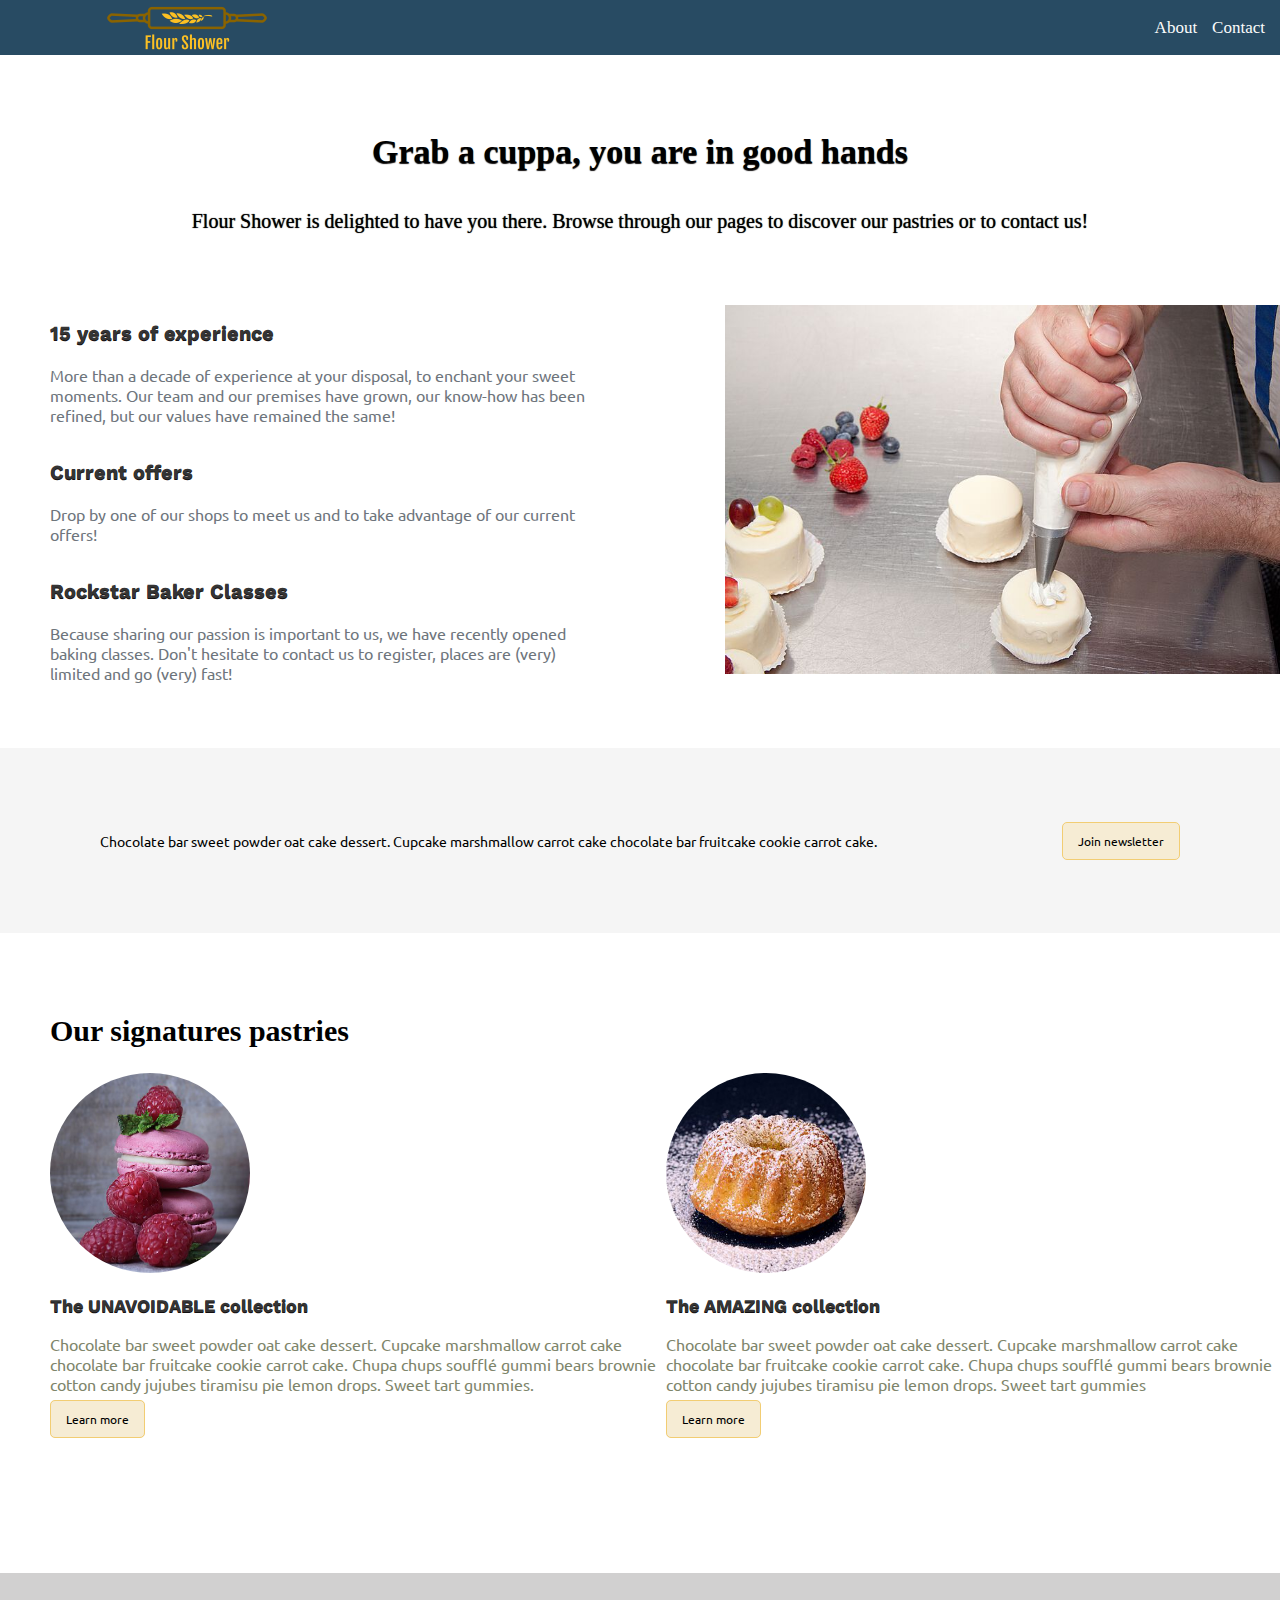
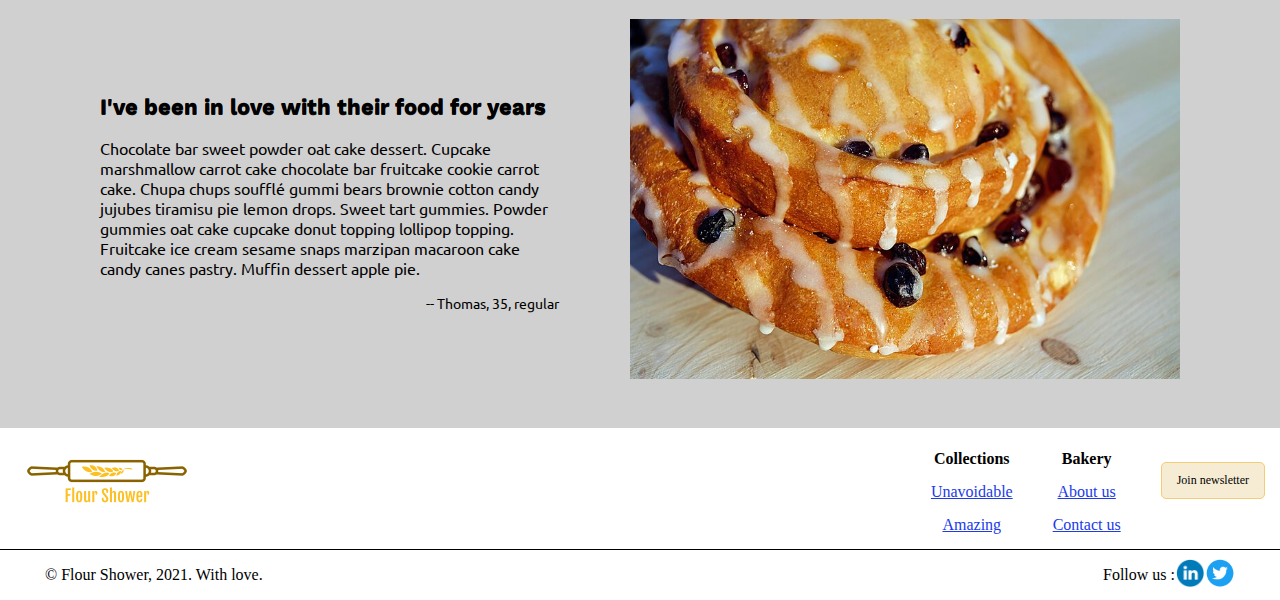
<file: index.html>
<!DOCTYPE html>
<html lang="en">
<head>
    <meta charset="UTF-8">
    <meta http-equiv="X-UA-Compatible" content="IE=edge">
    <meta name="viewport" content="width=device-width, initial-scale=1.0">
    <link rel="stylesheet" href="css/index.css">
    <link rel="stylesheet" href=css/corpsdepage.css>
    <title>Flour Shower</title>
</head>
<body>
<!-- HEADER -->
    <header>
        <a href=index.html>
        <img src="images/logo.png" alt="logo">
        </a>
        <div class="onglets">
            <a href=about.html>About</a>
            <a href=contact.html>Contact</a>
        </div>
    </header>
<!-- MAIN -->
    <Main>
<!-- Title -->
        <div class="title">
            <h1>Grab a cuppa, you are in good hands</h1>
            <h2>Flour Shower is delighted to have you there. Browse through our pages to discover our pastries or to contact us!</h2>
        </div>
<!-- Description -->
        <div class="description">
            <div class="left">
                <h2>15 years of experience</h2>
                <p class="texte">More than a decade of experience at your disposal, to enchant your sweet moments. Our team and our premises have grown, our know-how has been refined, but our values have remained the same!</p>
                <h2>Current offers</h2>
                <p class="texte">Drop by one of our shops to meet us and to take advantage of our current offers!</p>
                <h2>Rockstar Baker Classes</h2>
                <p class="texte">Because sharing our passion is important to us, we have recently opened baking classes. Don't hesitate to contact us to register, places are (very) limited and go (very) fast!</p>
            </div>
            <div class="right">
                <img src="images/cream.jpg" alt="creaming the cake">
            </div>
        </div>
<!-- JoinNewsletter -->
        <div class="join">
            <p class="texte">Chocolate bar sweet powder oat cake dessert. Cupcake marshmallow carrot cake chocolate bar fruitcake cookie carrot cake.
            </p>
            <a class="buttonjoin" href=newsletter.html>Join newsletter</a>
        </div>
<!-- Produits/Signatures -->
        <div class="titre-signatures">
            <h2>Our signatures pastries</h2>
        </div>
        <div class="signatures">
            <div class="signature">
                <img src="images/square_macarons.jpg" alt="macarons">
                <h3>The UNAVOIDABLE collection</h3>
                <p class="texte">Chocolate bar sweet powder oat cake dessert.
                    Cupcake marshmallow carrot cake chocolate bar fruitcake cookie carrot cake.
                    Chupa chups soufflé gummi bears brownie cotton candy jujubes tiramisu pie lemon drops.
                    Sweet tart gummies.</p>
                <a href=signature1.html>Learn more</a>
            </div>
            <div class="signature">
                <img src="images/square_round-pastries.jpg" alt="round pastries">
                <h3>The AMAZING collection</h3>
                <p class="texte">Chocolate bar sweet powder oat cake dessert. Cupcake marshmallow carrot cake chocolate bar fruitcake cookie carrot cake. Chupa chups soufflé gummi bears brownie cotton candy jujubes tiramisu pie lemon drops. Sweet tart gummies</p>
                <a href=signature2.html>Learn more</a>
            </div>
        </div>
<!-- Articles -->
        <div class="articles">
            <div class="left">
                <h2>I've been in love with their food for years</h2>
                <p class="contenu">Chocolate bar sweet powder oat cake dessert. Cupcake marshmallow carrot cake chocolate bar fruitcake cookie carrot cake. Chupa chups soufflé gummi bears brownie cotton candy jujubes tiramisu pie lemon drops. Sweet tart gummies. Powder gummies oat cake cupcake donut topping lollipop topping. Fruitcake ice cream sesame snaps marzipan macaroon cake candy canes pastry. Muffin dessert apple pie.</p>
                <p class="auteur">-- Thomas, 35, regular</p>
            </div>
            <div class="right">
                <img src="images/oven-noodle.jpg" alt="oven-noodle">
            </div>
        </div>
    </Main>
<!-- FOOTER -->
    <footer>
        <div class="footer-top">
            <img src="images/logo.png" alt="logo">
            <div class="footer-top-right">
                <div class="onglets">
                    <div class="onglet">
                        <h4>Collections</h4>
                            <a href=signature1.html >Unavoidable</a>
                            <a href=signature2.html>Amazing</a>
                    </div>
                    <div class="onglet">
                        <h4>Bakery</h4>
                            <a href=about.html>About us</a>
                            <a href=contact.html>Contact us</a>
                    </div>
                </div>
                <a class="buttonjoin" href=newsletter.html>Join newsletter</a>
            </div>
        </div>
        <div class="footer-bottom">
        <p class="copyright">&copy; Flour Shower, 2021. With love.</p>
        <div class="socialmedia">
            <p>Follow us :</p>
                <div class="boxlien">
                    <a href="http://www.linkedin.fr">
                    <img src="images/logo-linkedin.png" alt="Linkedin">
                    </a>
                </div>
                <div class="boxlien">
                    <a href="http://www.twitter.fr">
                    <img src="images/logo-twitter.png" alt="Twitter">
                    </a>
                </div>
            </div>
        </div>
    </footer>
</body>
</html>
</file>
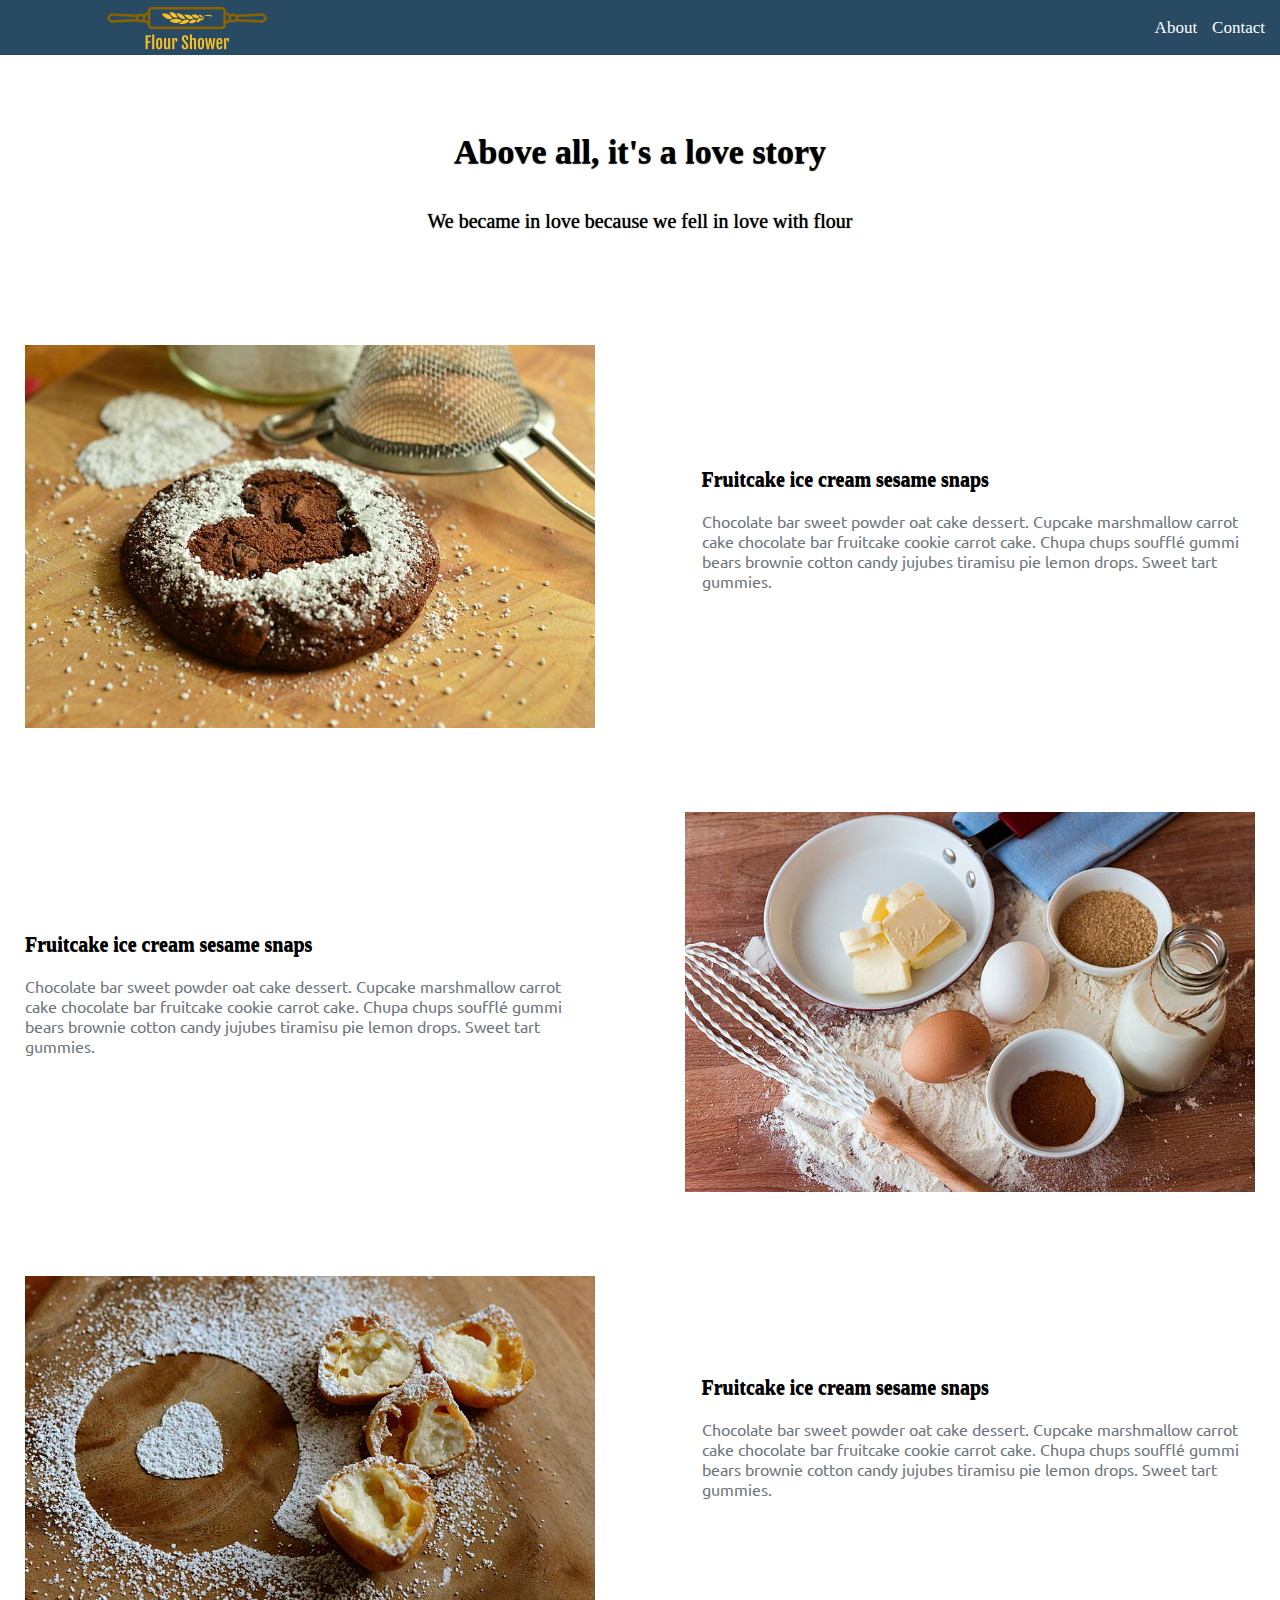
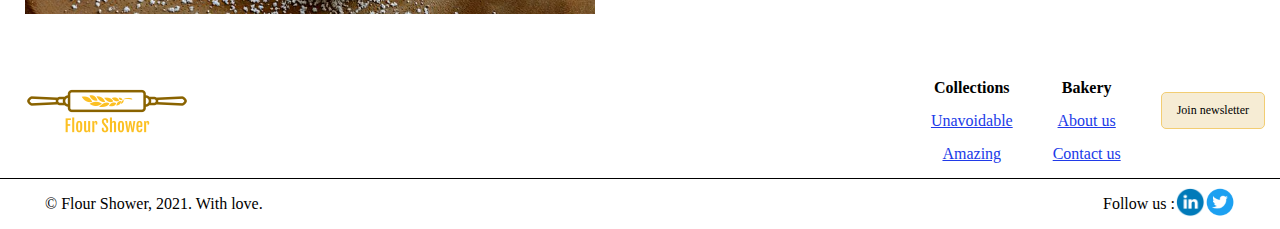
<file: about.html>
<!DOCTYPE html>
<html lang="en">
<head>
    <meta charset="UTF-8">
    <meta http-equiv="X-UA-Compatible" content="IE=edge">
    <meta name="viewport" content="width=device-width, initial-scale=1.0">
    <link rel="stylesheet" href="css/about.css">
    <link rel="stylesheet" href=css/corpsdepage.css>
    <title>Aboutus</title>
</head>
<body>
<!-- HEADER -->
    <header>
        <a href=index.html>
        <img src="images/logo.png" alt="logo">
        </a>
        <div class="onglets">
            <a href=about.html>About</a>
            <a href=contact.html>Contact</a>
        </div>
    </header>
<!-- MAIN -->
    <Main>
<!-- Title -->
        <div class="title">
            <h1>Above all, it's a love story</h1>
            <h2>We became in love because we fell in love with flour</h2>
        </div>
<!-- Description -->
        <div class="description">
            <div class="left">
                <h2>Fruitcake ice cream sesame snaps</h2>
                <p class="texte">Chocolate bar sweet powder oat cake dessert.
                    Cupcake marshmallow carrot cake chocolate bar fruitcake cookie carrot cake.
                    Chupa chups soufflé gummi bears brownie cotton candy jujubes tiramisu pie lemon drops.
                    Sweet tart gummies.</p>
            </div>
            <div class="right">
                <div class="box">
                <img src="images/coeur2.jpg" alt="coeur-chocolat">
                </div>
            </div>
        </div>
        <div class="descriptionreverse">
            <div class="left">
                <h2>Fruitcake ice cream sesame snaps</h2>
                <p class="texte">Chocolate bar sweet powder oat cake dessert.
                    Cupcake marshmallow carrot cake chocolate bar fruitcake cookie carrot cake.
                    Chupa chups soufflé gummi bears brownie cotton candy jujubes tiramisu pie lemon drops.
                    Sweet tart gummies.</p>
            </div>
            <div class="right">
                <div class="box">
                <img src="images/preparation.jpg" alt="preparation">
                </div>
            </div>
        </div>
        <div class="description">
            <div class="left">
                <h2>Fruitcake ice cream sesame snaps</h2>
                <p class="texte">Chocolate bar sweet powder oat cake dessert.
                    Cupcake marshmallow carrot cake chocolate bar fruitcake cookie carrot cake.
                    Chupa chups soufflé gummi bears brownie cotton candy jujubes tiramisu pie lemon drops.
                    Sweet tart gummies.</p>
            </div>
            <div class="right">
                <div class="box">
                <img src="images/coeur3.jpg" alt="coeur farine">
                </div>
            </div>
        </div>
    </Main>

    <footer>
        <div class="footer-top">
            <img src="images/logo.png" alt="logo">
            <div class="footer-top-right">
                <div class="onglets">
                    <div class="onglet">
                        <h4>Collections</h4>
                            <a href=signature1.html >Unavoidable</a>
                            <a href=signature2.html>Amazing</a>
                    </div>
                    <div class="onglet">
                        <h4>Bakery</h4>
                            <a href=about.html>About us</a>
                            <a href=contact.hmtl>Contact us</a>
                    </div>
                </div>
                <a class="buttonjoin" href=newsletter.html>Join newsletter</a>
            </div>
        </div>
        <div class="footer-bottom">
        <p class="copyright">&copy; Flour Shower, 2021. With love.</p>
        <div class="socialmedia">
            <p>Follow us :</p>
                <div class="boxlien">
                    <a href="http://www.linkedin.fr">
                    <img src="images/logo-linkedin.png" alt="Linkedin">
                    </a>
                </div>
                <div class="boxlien">
                    <a href="http://www.twitter.fr">
                    <img src="images/logo-twitter.png" alt="Twitter">
                    </a>
                </div>
            </div>
        </div>
    </footer>
</body>
</html>
</file>
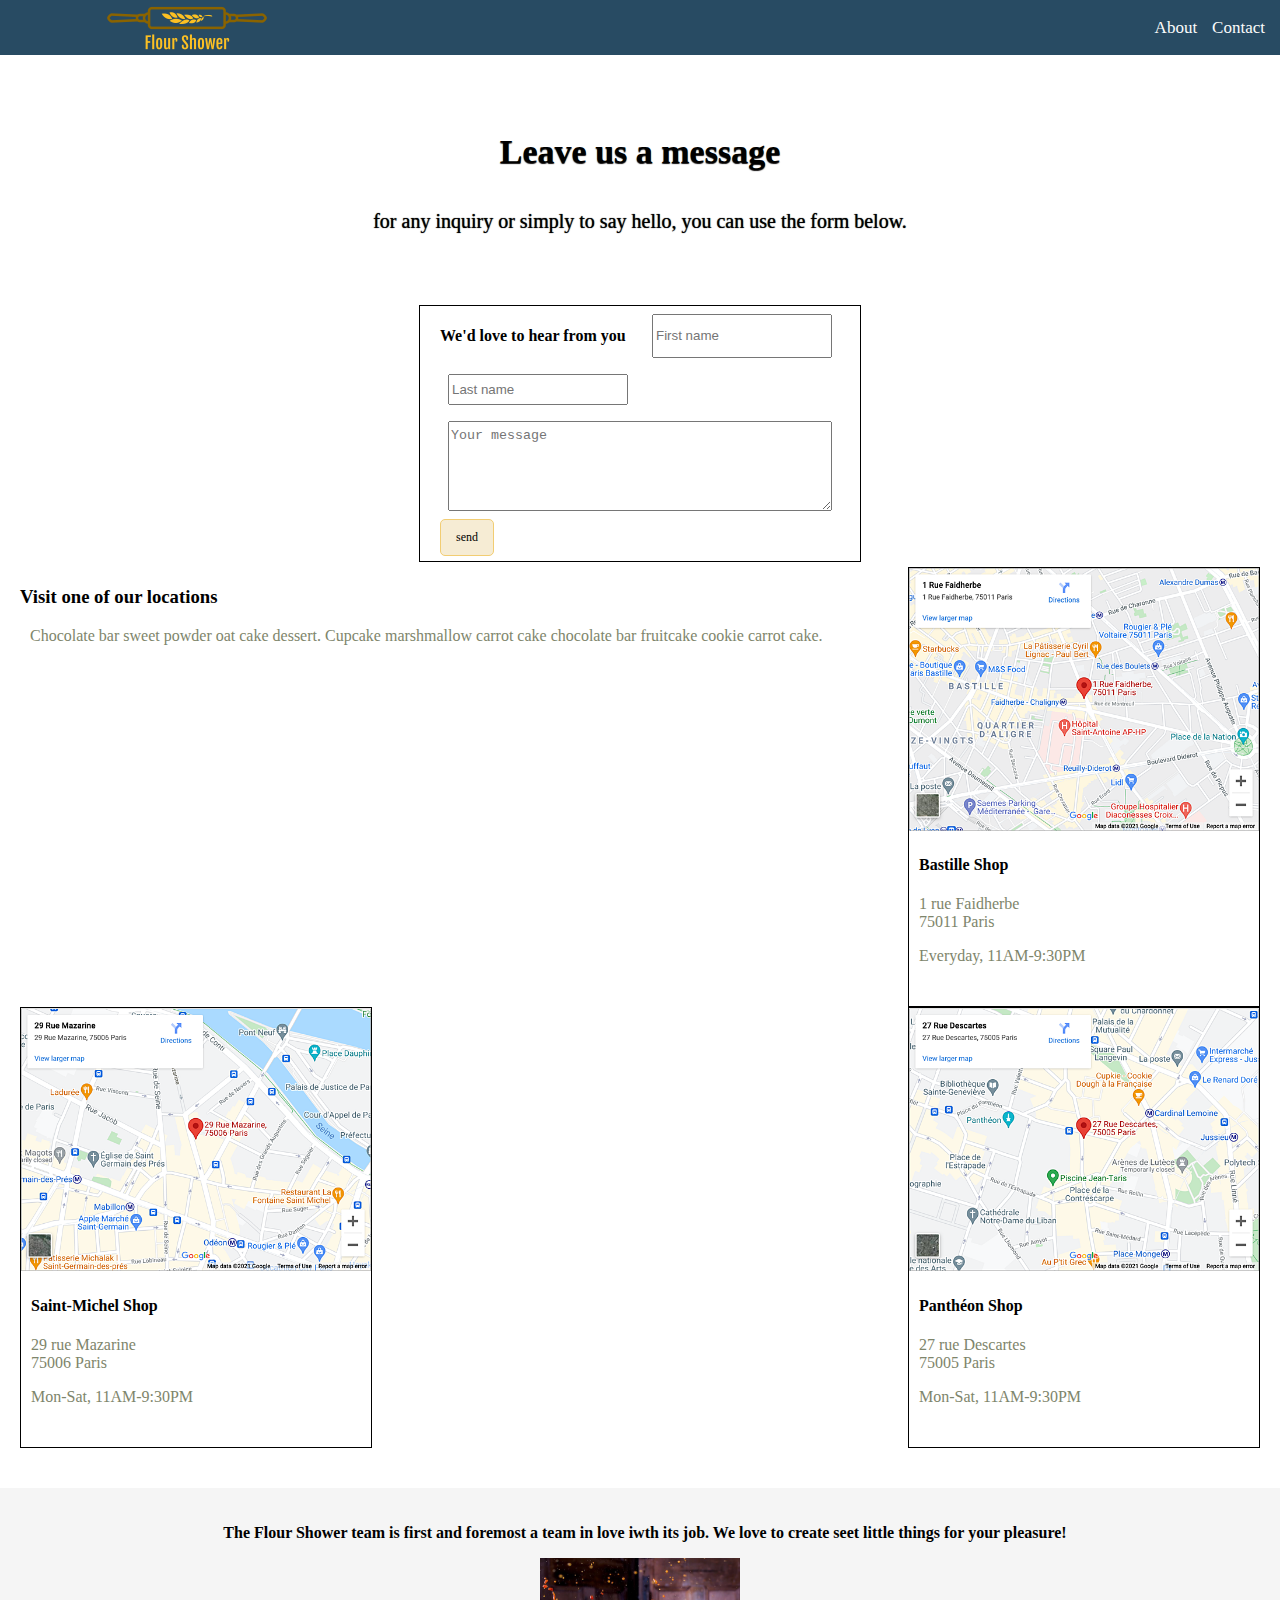
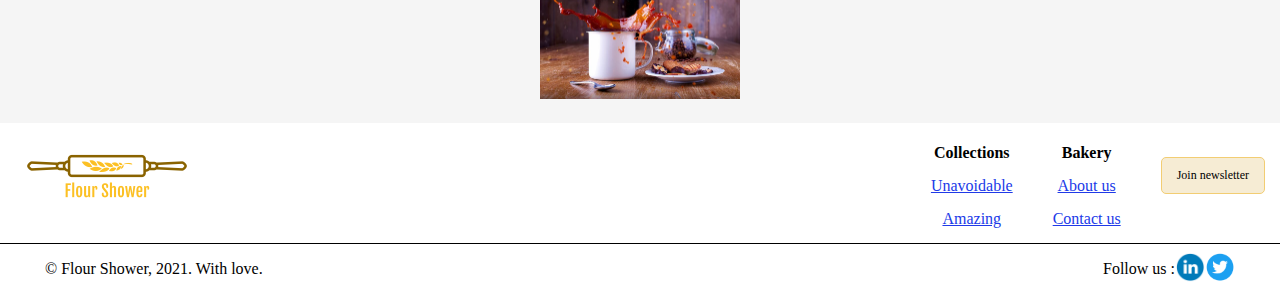
<file: contact.html>
<!DOCTYPE html>
<html lang="en">
<head>
    <meta charset="UTF-8">
    <meta http-equiv="X-UA-Compatible" content="IE=edge">
    <meta name="viewport" content="width=device-width, initial-scale=1.0">
    <link rel="stylesheet" href="css/contact.css">
    <link rel="stylesheet" href=css/corpsdepage.css>
    <title>Contact</title>
</head>
<body>
<!-- HEADER -->
    <header>
        <a href=index.html>
        <img src="images/logo.png" alt="logo">
        </a>
        <div class="onglets">
            <a href=about.html>About</a>
            <a href=contact.html>Contact</a>
        </div>
    </header>
<!-- MAIN -->
    <Main>
<!-- Title -->
        <div class="title">
            <h1>Leave us a message</h1>
            <h2>for any inquiry or simply to say hello, you can use the form below.</h2>
        </div>
<!-- Boxcontact -->
        <div class="boxcontact">
            <h4>We'd love to hear from you</h4>
                <input class="firstname" type="text" placeholder="First name">
                <input class="lastname" type="text" placeholder="Last name">
                <textarea class="yourmessage" placeholder="Your message" cols="30" rows="10"></textarea>
                <a class="buttonjoin" href=send>send</a>
        </div>
<!-- Locations -->
        <div class="location">
            <div class="texte">
                <h3>Visit one of our locations</h3>
                <p>Chocolate bar sweet powder oat cake dessert. Cupcake marshmallow carrot cake chocolate bar fruitcake cookie carrot cake.</p>
            </div>
            <div class="mapbox">
                <img src="images/map1.png" alt="map1">
                <h4 class="shop">Bastille Shop</h4>
                <p class="adresse">1 rue Faidherbe<br> 75011 Paris</p>
                <p class="horaires">Everyday, 11AM-9:30PM</p>
            </div>
            <div class="mapbox">
                <img src="images/map2.png" alt="map2">
                <h4 class="shop">Saint-Michel Shop</h4>
                <p class="adresse">29 rue Mazarine<br> 75006 Paris</p>
                <p class="horaires">Mon-Sat, 11AM-9:30PM</p>
            </div>
            <div class="mapbox">
                <img src="images/map3.png" alt="map3">
                <h4 class="shop">Panthéon Shop</h4>
                <p class="adresse">27 rue Descartes<br> 75005 Paris</p>
                <p class="horaires">Mon-Sat, 11AM-9:30PM</p>
            </div>
        </div>
<!-- Finalbox -->
        <div class="finalbox">
            <p>The Flour Shower team is first and foremost a team in love iwth its job. We love to create seet little things for your pleasure!</p>
            <div>
            <img src="images/splash.jpg" alt="splash">
            </div>
        </div>
    </Main>
<!-- FOOTER -->
    <footer>
        <div class="footer-top">
            <img src="images/logo.png" alt="logo">
            <div class="footer-top-right">
                <div class="onglets">
                    <div class="onglet">
                        <h4>Collections</h4>
                            <a href=signature1.html >Unavoidable</a>
                            <a href=signature2.html>Amazing</a>
                    </div>
                    <div class="onglet">
                        <h4>Bakery</h4>
                        <a href=about.html>About us</a>
                        <a href=contact.hmtl>Contact us</a>
                    </div>
                </div>
                <a class="buttonjoin" href=newsletter.html>Join newsletter</a>
            </div>
        </div>
        <div class="footer-bottom">
        <p class="copyright">&copy; Flour Shower, 2021. With love.</p>
        <div class="socialmedia">
            <p>Follow us :</p>
                <div class="boxlien">
                    <a href="http://www.linkedin.fr">
                    <img src="images/logo-linkedin.png" alt="Linkedin">
                    </a>
                </div>
                <div class="boxlien">
                    <a href="http://www.twitter.fr">
                    <img src="images/logo-twitter.png" alt="Twitter">
                    </a>
                </div>
            </div>
        </div>
    </footer>
</body>
</html>
</file>
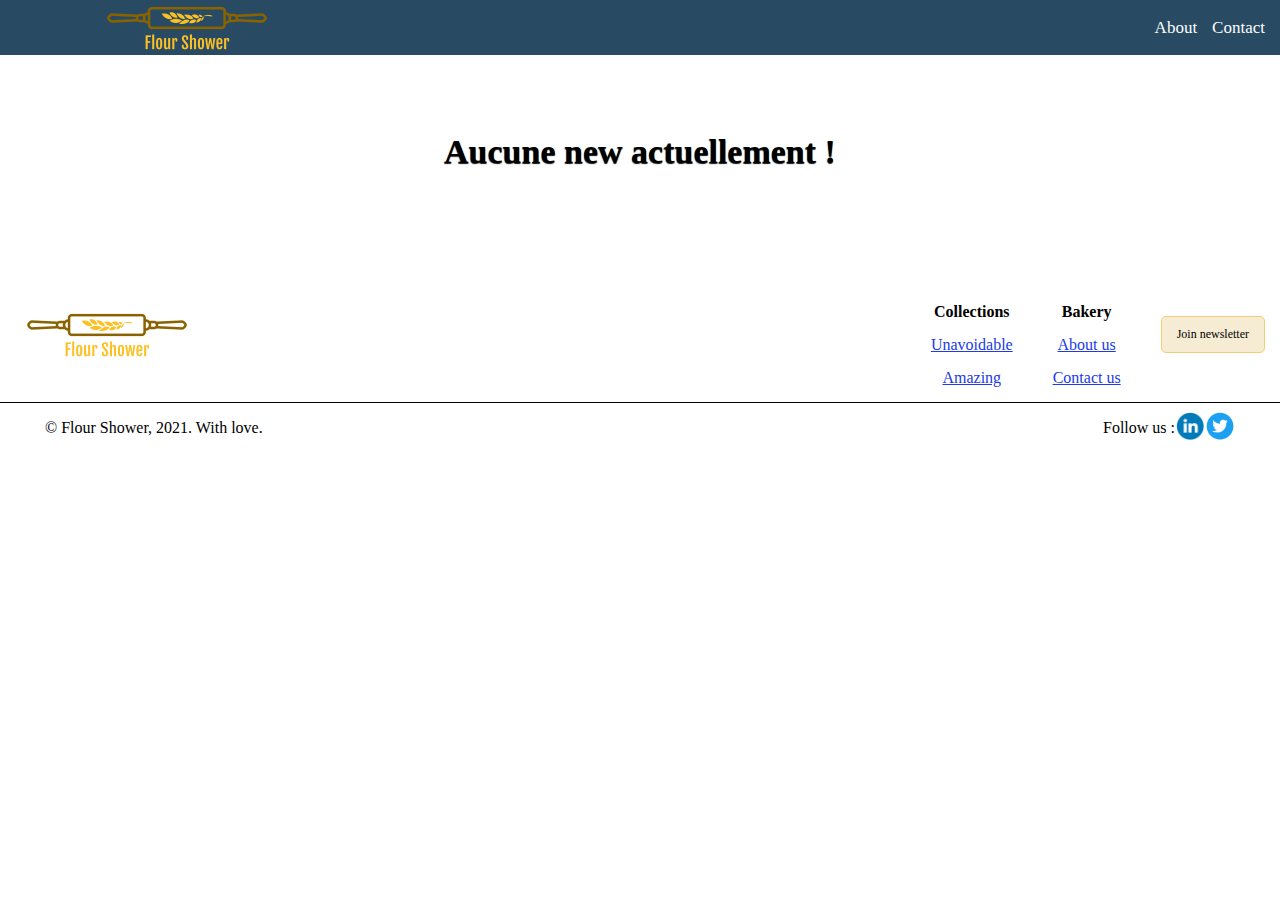
<file: newsletter.html>
<!DOCTYPE html>
<html lang="en">
<head>
    <meta charset="UTF-8">
    <meta http-equiv="X-UA-Compatible" content="IE=edge">
    <meta name="viewport" content="width=device-width, initial-scale=1.0">
    <link rel="stylesheet" href="css/index.css">
    <link rel="stylesheet" href=css/corpsdepage.css>
    <title>newsletter</title>
</head>
<body>
    <header>
        <a href=index.html>
        <img src="images/logo.png" alt="logo">
        </a>
        </div>
        <div class="onglets">
            <a href=about.html>About</a>
            <a href=contact.html>Contact</a>
        </div>
    </header>

    <Main>
        <div class="title">
            <h1> Aucune new actuellement !</h1>
            <h2></h2>
        </div>
    </Main>

    <footer>
        <div class="footer-top">
            <img src="images/logo.png" alt="logo">
            <div class="footer-top-right">
                <div class="onglets">
                    <div class="onglet">
                        <h4>Collections</h4>
                            <a href=signature1.html >Unavoidable</a>
                            <a href=signature2.html>Amazing</a>
                    </div>
                    <div class="onglet">
                        <h4>Bakery</h4>
                            <a href=about.html>About us</a>
                            <a href=contact.hmtl>Contact us</a>
                    </div>
                </div>
                <a class="buttonjoin" href=newsletter.html>Join newsletter</a>
            </div>
        </div>
        <div class="footer-bottom">
        <p class="copyright">&copy; Flour Shower, 2021. With love.</p>
        <div class="socialmedia">
            <p>Follow us :</p>
                <div class="boxlien">
                    <a href="http://www.linkedin.fr">
                    <img src="images/logo-linkedin.png" alt="Linkedin">
                    </a>
                </div>
                <div class="boxlien">
                    <a href="http://www.twitter.fr">
                    <img src="images/logo-twitter.png" alt="Twitter">
                    </a>
                </div>
            </div>
        </div>
    </footer>
</body>
</html>
</file>
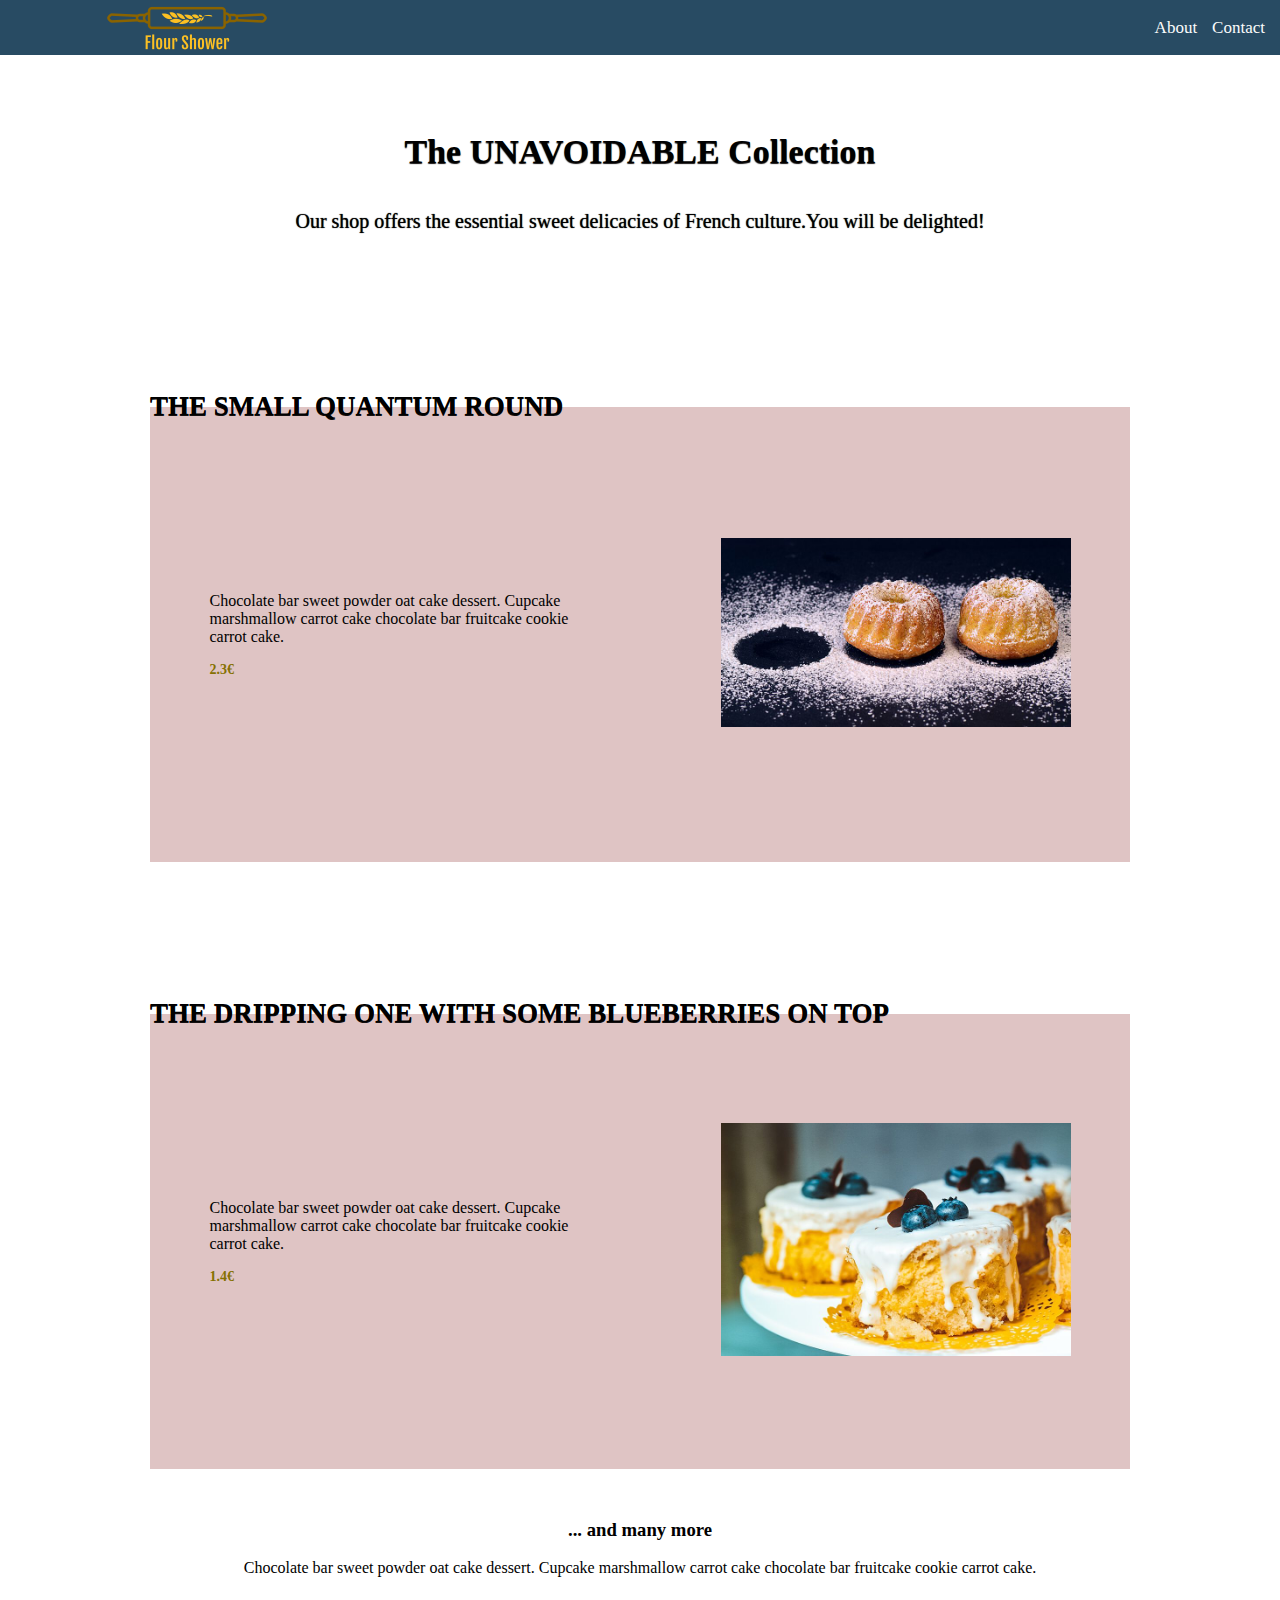
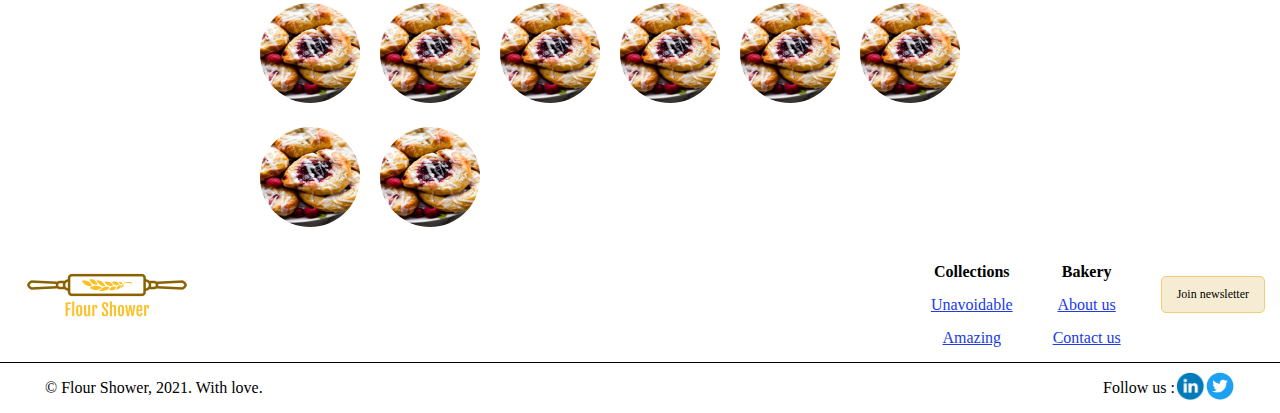
<file: signature1.html>
<!DOCTYPE html>
<html lang="en">
<head>
    <meta charset="UTF-8">
    <meta http-equiv="X-UA-Compatible" content="IE=edge">
    <meta name="viewport" content="width=device-width, initial-scale=1.0">
    <link rel="stylesheet" href="css/signature.css">
    <link rel="stylesheet" href=css/corpsdepage.css>
    <title>Signature1</title>
</head>
<body>
<!-- HEADER -->
    <header>
        <a href=index.html>
        <img src="images/logo.png" alt="logo">
        </a>
        <div class="onglets">
            <a href=about.html>About</a>
            <a href=contact.html>Contact</a>
        </div>
    </header>
<!-- MAIN -->
    <Main>
<!-- Title -->
        <div class="title">
            <h1>The UNAVOIDABLE Collection</h1>
            <h2>Our shop offers the essential sweet delicacies of French culture.You will be delighted!</h2>
        </div>
<!-- Signatures -->
        <div class="titre-signatures">
            <h2>The small quantum round</h2>
        </div>
        <div class="articles">
            <div class="left">
                <p class="contenu">Chocolate bar sweet powder oat cake dessert. Cupcake marshmallow carrot cake chocolate bar fruitcake cookie carrot cake.</p>
                <p class="prix">2.3€</p>
            </div>
            <div class="right">
                <img src="images/surprise2.jpg" alt="surprise2">
            </div>
        </div>
        <div class="titre-signatures">
            <h2>The dripping one with some blueberries on top</h2>
        </div>
        <div class="articles">
            <div class="left">
                <p class="contenu">Chocolate bar sweet powder oat cake dessert. Cupcake marshmallow carrot cake chocolate bar fruitcake cookie carrot cake.</p>
                <p class="prix">1.4€</p>
            </div>
            <div class="right">
                <img src="images/surprise1.jpg" alt="surprise1">
            </div>
        </div>
        <div class="texte">
            <h3>... and many more</h3>
            <p>Chocolate bar sweet powder oat cake dessert. Cupcake marshmallow carrot cake chocolate bar fruitcake cookie carrot cake.</p>
        </div>
        <div class="boxpastries">
            <div class="pastrie">
                <img src="images/pastries.jpeg" alt="pastrie">
            </div>
            <div class="pastrie">
                <img src="images/pastries.jpeg" alt="pastrie">
            </div>
            <div class="pastrie">
                <img src="images/pastries.jpeg" alt="pastrie">
            </div>
            <div class="pastrie">
                <img src="images/pastries.jpeg" alt="pastrie">
            </div>
            <div class="pastrie">
                <img src="images/pastries.jpeg" alt="pastrie">
            </div>
            <div class="pastrie">
                <img src="images/pastries.jpeg" alt="pastrie">
            </div>
            <div class="pastrie">
                <img src="images/pastries.jpeg" alt="pastrie">
            </div>
            <div class="pastrie">
                <img src="images/pastries.jpeg" alt="pastrie">
            </div>
        </div>
    </Main>
<!-- FOOTER -->
    <footer>
        <div class="footer-top">
            <img src="images/logo.png" alt="logo">
            <div class="footer-top-right">
                <div class="onglets">
                    <div class="onglet">
                        <h4>Collections</h4>
                            <a href=signature1.html >Unavoidable</a>
                            <a href=signature2.html>Amazing</a>
                    </div>
                    <div class="onglet">
                        <h4>Bakery</h4>
                        <a href=about.html>About us</a>
                        <a href=contact.hmtl>Contact us</a>
                    </div>
                </div>
                <a class="buttonjoin" href=newsletter.html>Join newsletter</a>
            </div>
        </div>
        <div class="footer-bottom">
        <p class="copyright">&copy; Flour Shower, 2021. With love.</p>
        <div class="socialmedia">
            <p>Follow us :</p>
                <div class="boxlien">
                    <a href="http://www.linkedin.fr">
                    <img src="images/logo-linkedin.png" alt="Linkedin">
                    </a>
                </div>
                <div class="boxlien">
                    <a href="http://www.twitter.fr">
                    <img src="images/logo-twitter.png" alt="Twitter">
                    </a>
                </div>
            </div>
        </div>
    </footer>
</body>
</html>
</file>
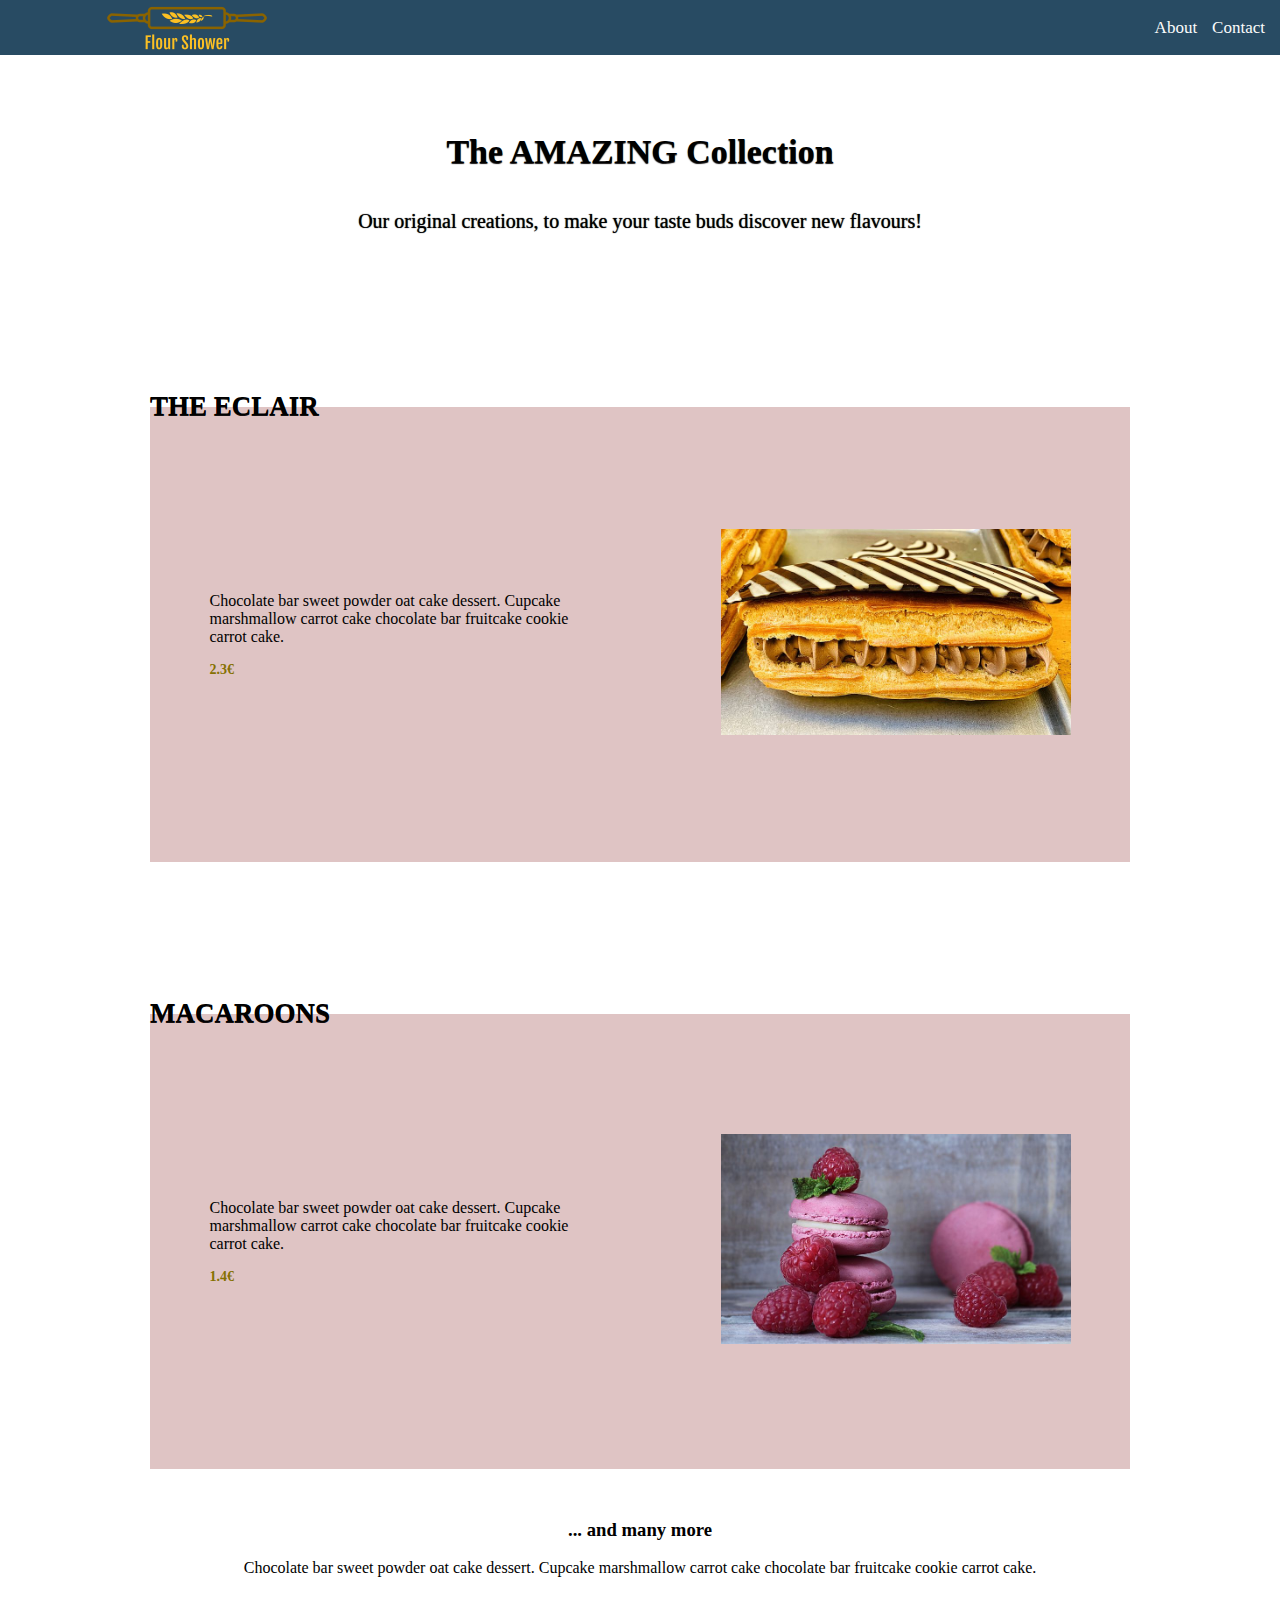
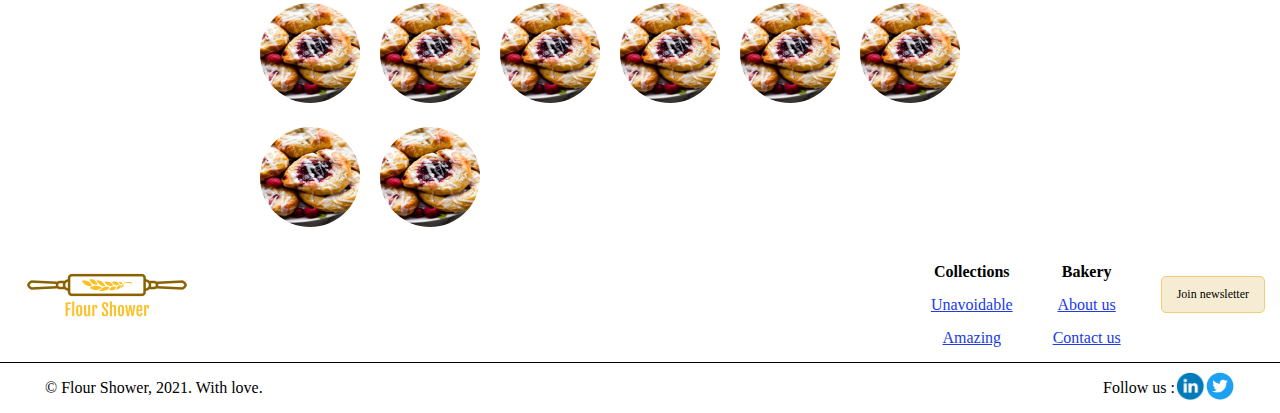
<file: signature2.html>
<!DOCTYPE html>
<html lang="en">
<head>
    <meta charset="UTF-8">
    <meta http-equiv="X-UA-Compatible" content="IE=edge">
    <meta name="viewport" content="width=device-width, initial-scale=1.0">
    <link rel="stylesheet" href="css/signature.css">
    <link rel="stylesheet" href=css/corpsdepage.css>
    <title>Signature2</title>
</head>
<body>
<!-- HEADER -->
    <header>
        <a href=index.html>
        <img src="images/logo.png" alt="logo">
        </a>
        <div class="onglets">
            <a href=about.html>About</a>
            <a href=contact.html>Contact</a>
        </div>
    </header>
<!-- MAIN -->
    <Main>
<!-- Title -->
        <div class="title">
            <h1>The AMAZING Collection</h1>
            <h2>Our original creations, to make your taste buds discover new flavours!</h2>
        </div>
<!-- Signatures -->
        <div class="titre-signatures">
            <h2>The eclair</h2>
        </div>
        <div class="articles">
            <div class="left">
                <p class="contenu">Chocolate bar sweet powder oat cake dessert. Cupcake marshmallow carrot cake chocolate bar fruitcake cookie carrot cake.</p>
                <p class="prix">2.3€</p>
            </div>
            <div class="right">
                <img src="images/eclair.jpg" alt="eclair">
            </div>
        </div>
        <div class="titre-signatures">
            <h2>Macaroons</h2>
        </div>
        <div class="articles">
            <div class="left">
                <p class="contenu">Chocolate bar sweet powder oat cake dessert. Cupcake marshmallow carrot cake chocolate bar fruitcake cookie carrot cake.</p>
                <p class="prix">1.4€</p>
            </div>
            <div class="right">
                <img src="images/macarons.jpg" alt="macaroons">
            </div>
        </div>
        <div class="texte">
            <h3>... and many more</h3>
            <p>Chocolate bar sweet powder oat cake dessert. Cupcake marshmallow carrot cake chocolate bar fruitcake cookie carrot cake.</p>
        </div>
        <div class="boxpastries">
            <div class="pastrie">
                <img src="images/pastries.jpeg" alt="pastrie">
            </div>
            <div class="pastrie">
                <img src="images/pastries.jpeg" alt="pastrie">
            </div>
            <div class="pastrie">
                <img src="images/pastries.jpeg" alt="pastrie">
            </div>
            <div class="pastrie">
                <img src="images/pastries.jpeg" alt="pastrie">
            </div>
            <div class="pastrie">
                <img src="images/pastries.jpeg" alt="pastrie">
            </div>
            <div class="pastrie">
                <img src="images/pastries.jpeg" alt="pastrie">
            </div>
            <div class="pastrie">
                <img src="images/pastries.jpeg" alt="pastrie">
            </div>
            <div class="pastrie">
                <img src="images/pastries.jpeg" alt="pastrie">
            </div>
        </div>
    </Main>
<!-- FOOTER -->
    <footer>
        <div class="footer-top">
            <img src="images/logo.png" alt="logo">
            <div class="footer-top-right">
                <div class="onglets">
                    <div class="onglet">
                        <h4>Collections</h4>
                            <a href=signature1.html >Unavoidable</a>
                            <a href=signature2.html>Amazing</a>
                    </div>
                    <div class="onglet">
                        <h4>Bakery</h4>
                        <a href=about.html>About us</a>
                        <a href=contact.hmtl>Contact us</a>
                    </div>
                </div>
                <a class="buttonjoin" href=newsletter.html>Join newsletter</a>
            </div>
        </div>
        <div class="footer-bottom">
        <p class="copyright">&copy; Flour Shower, 2021. With love.</p>
        <div class="socialmedia">
            <p>Follow us :</p>
                <div class="boxlien">
                    <a href="http://www.linkedin.fr">
                    <img src="images/logo-linkedin.png" alt="Linkedin">
                    </a>
                </div>
                <div class="boxlien">
                    <a href="http://www.twitter.fr">
                    <img src="images/logo-twitter.png" alt="Twitter">
                    </a>
                </div>
            </div>
        </div>
    </footer>
</body>
</html>
</file>
<file: css/index.css>
@import url('https://fonts.googleapis.com/css2?family=Roboto&family=Ubuntu&family=Work+Sans&display=swap');

body{
    margin: 0;
}
/* DEBUT MAIN */
    /* DEBUT DESCRIPTION */
.description{
    display: flex;
    flex-wrap: wrap;
    margin-bottom: 30px;
    margin-left: 50px;
    justify-content: space-between;
}
.description .left{
    max-width: 45%;
}
.description .left h2{
    font-family: 'Work Sans', sans-serif;
    font-weight: bold;
    font-size: 20px;
    color: #353535;
    text-shadow: 0px 1px 0px rgb(19, 16, 16);
}
.description .left .texte{
    font-family: 'Ubuntu', sans-serif;
    margin-top: 20px;
    font-size: 16px;
    color: #6E757C;
    margin-bottom: 35px;
}
.description .right img{
    width: 555px;
}
    /* FIN DESCRIPTION */
    /* ----------- */
    /* DEBUT JOIN NEWSLETTER */
.join{
    display: flex;
    justify-content: space-between;
    background-color: #F5F5F5;
    align-items: center;
    height: 185px;
    padding: 0px 100px 0px;
}
.join .texte{
    font-family: 'Ubuntu', sans-serif;
    font-size: 14px;

}
.join .buttonjoin{
    font-family: 'Ubuntu', sans-serif;
    text-decoration: none;
    text-align: center;
    color: black;@import url('https://fonts.googleapis.com/css2?family=Roboto&family=Ubuntu&family=Work+Sans&display=swap');
    background-color: #F6ecd4;
    border-color: #F2CD73;
    border-style: solid;
    border-width:thin;
    cursor: pointer;
    font-size: 12px;
    border-radius: 5px;
    padding: 10px 15px 10px;
}
    /* FIN JOIN NEWSLETTER */
    /* ----------- */
    /* DEBUT SIGNATURES */
.titre-signatures{
    height: 140px;
    font-size: 20px;
    display: flex;
    align-items: flex-end;
    margin-left: 50px;
}
.signatures{
    display: flex;
    height: 500px;
    margin-left: 50px;
}
.signatures .signature img{
    height: 200px;
    width: 200px;
    border-radius: 50%;
}
.signatures .signature h3{
    font-family: 'Work Sans', sans-serif;
    color: #353535;
    font-size: 18px;
    text-shadow: 0px 1px 0px rgb(19, 16, 16);
}
.signatures .signature .texte{
    font-family: 'Ubuntu', sans-serif;
    color: #7E856B;
    font-size: 16px;
}
.signatures .signature a{
    font-family: 'Ubuntu', sans-serif;
    text-decoration: none;
    text-align: center;
    color: black;
    background-color: #F6ecd4;
    border-color: #F2CD73;
    border-style: solid;
    border-width:thin;
    cursor: pointer;
    font-size: 12px;
    border-radius: 5px;
    padding: 10px 15px 10px;
}
    /* FIN SIGNATURES */
    /* ----------- */
    /* DEBUT ARTICLES */
.articles{
    display: flex;
    flex-wrap: wrap;
    background-color: rgb(209, 208, 208);
    justify-content: space-between;
    align-items: center;
    height: 455px;
    padding: 0px 100px 0px;
}
.articles .left{
    max-width: 43%;
}
.articles .left h2{
    font-family: 'Work Sans', sans-serif;
    color: #000000;
    font-size: 22px;
    text-shadow: 0px 1px 0px rgb(19, 16, 16);
}
.articles .left .contenu{
    font-family: 'Ubuntu', sans-serif;
    font-size: 16px;
}
.articles .left .auteur{
    font-family: 'Ubuntu', sans-serif;
    font-size: 14px;
    text-align: end;
    margin-right: 5px;
}
.articles .right img{
    width: 550px;
}
    /* FIN ARTICLES */
/* FIN MAIN */

@media screen and (max-width:750px){
    /* --------------- DESCRIPTION ---------------- */
    .description{
        padding: 0px 55px 0px;
        margin-left: 0px;
    }
    .description .left{
        max-width: 100%;
    }
    .description .right img{
        width: 100%;
        height: auto;
    }

    /* --------------- JOIN ---------------- */
    .join{
        height: 260px;
    }
    .join .texte{
    max-width: 50%;
    }
    .join button{
    padding: 6px;
    }
    /* --------------- SIGNATURES ---------------- */
    .titre-signatures{
        height: 180px;
        padding: 0px 55px 0px;
        margin-left: 0px;
    }
    .signatures{
        padding: 0px 55px 0px;
        height: 1050px;
        flex-wrap: wrap;
        margin-left: 0px;
    }
    /* ---------------- ARTICLE -------------------*/
    .articles{
        height: 650px;
        padding: 60px 90px 60px;
    }
    .articles .right img{
        margin-left: auto;
        margin-right: auto;
    }
    .articles .left{
        padding-left: 0px;
        margin-left: auto;
        margin-right: auto;
        max-width: 100%;
    }
}

@media screen and (max-width:500px){
    /* --------------- DESCRIPTION ---------------- */
    .description{
        padding: 0px 55px 0px;
    }
    .description .left{
        max-width: 100%;
    }
    .description .right img{
        width: 100%;
        height: auto;
    }
    /* --------------- JOIN ---------------- */
    .join{
        height: 390px;
    }
    .join .texte{
    max-width: 50%;
    }
    main .join button{
    padding: 6px;
    }
    /* --------------- SIGNATURES ---------------- */
    .titre-signatures{
        height: 170px;
        padding: 0px 55px 0px;
    }
    .signatures{
        padding: 0px 55px 0px;
        height: 1260px;
        flex-wrap: wrap;
    }
    /* ---------------- ARTICLE -------------------*/
    .articles{
        height: 820px;
    }
    .articles .right img{
        width: 320px;
    }
    .articles .left{
        padding-left: 0px;
        margin-left: auto;
        margin-right: auto;
        max-width: 100%;
    }
}
</file>
<file: css/about.css>
@import url('https://fonts.googleapis.com/css2?family=Roboto&family=Ubuntu&family=Work+Sans&display=swap');

main{
    margin-left: 25px;
    margin-right: 25px;
}
.description{
    display: flex;
    flex-wrap: wrap;
    justify-content: space-between;
    align-items: center;
    flex-direction: row-reverse;
}
.descriptionreverse{
    display: flex;
    flex-wrap: wrap;
    justify-content: space-between;
    align-items: center;
}
.description .left, .descriptionreverse .left{
    max-width: 45%;
}
.description .left h2, .descriptionreverse .left h2{
    font-size: 20px;
    color: #000000;
    text-shadow: 0px 1px 0px rgb(19, 16, 16);
}
.description .left .texte, .descriptionreverse .left .texte{
    font-family: 'Ubuntu', sans-serif;
    margin-top: 20px;
    font-size: 16px;
    color: #6E757C;
    margin-bottom: 35px;
}
.description .right .box, .descriptionreverse .right .box{
    width: 570px;
    padding-top: 40px;
    padding-bottom: 40px;
}
.description .right .box img, .descriptionreverse .right .box img{
    width: 100%;
}

@media screen and (max-width:750px){
    .description .left, .descriptionreverse .left{
        max-width: 100%;
    }
    .description .right .box, .descriptionreverse .right .box{
        width: 100%;
        height: auto;
        margin-left: auto;
        margin-right: auto;
}
}
@media screen and (max-width:500px){
    .description{
        flex-direction: row;
    }
}
</file>
<file: css/contact.css>
.boxcontact{
    border: 1px solid black;
    width: 400px;
    height: auto;
    margin-left: auto;
    margin-right: auto;
    padding: 0px 20px 5px;
    display: flex;
    flex-wrap: wrap;
    justify-content: space-between;
}
.firstname {
    width: 45%;
    padding: 6px 2px;
    margin: 8px;
    box-sizing: border-box;
}
.lastname {
    width: 45%;
    padding: 6px 2px;
    margin: 8px;
    box-sizing: border-box;
}
.yourmessage {
    width: 100%;
    height: 90px;
    padding: 6px 2px;
    margin: 8px;
    box-sizing: border-box;
}
.location{
    display: flex;
    flex-wrap: wrap;
    padding: 5px 20px 10px;
    justify-content: space-between;
}
.location p{
    color: #7E856B;
    font-size: 16px;
}
.location img{
    width: 350px;
    height: auto;
}
.mapbox{
    border: 1px solid black;
    padding-bottom: 25px;
}
.mapbox h4, p{
    margin-left: 10px;
}
.shop{
    font-weight: bold;
    color: rgb(0, 0, 0);
}
.finalbox{
    justify-content: space-around;
    align-items: center;
    text-align: center;
    background-color: #F5F5F5;
    margin-top: 30px;
    margin-right: auto;
    margin-left: auto;
    padding: 20px 20px 20px;
}
.finalbox p{
    color: black;
    font-weight: bold;
}
.finalbox img{
    width: 200px;
}

@media screen and (max-width:750px){
    .location{
        justify-content: space-around;
    }
    .location img{
        width: 100%;
        height: auto;
    }
    .mapbox{
        margin-bottom: 30px;
    }
}

@media screen and (max-width:500px){
    .location img{
        width: 100%;
        height: auto;
    }
}
</file>
<file: css/signature.css>
main{
    padding: 0px 150px 0px;
}
.titre-signatures{
    height: 140px;
    font-size: 20px;
    display: flex;
    align-items: flex-end;
    margin-bottom: -38px;
    align-content: flex-start;
    text-transform: uppercase;
    font-weight: bold;
    font-size: 18px;
    text-shadow: 0px 1px 0px rgb(19, 16, 16);
}
.articles{
    display: flex;
    flex-wrap: wrap;
    justify-content:space-around;
    background-color: #dfc4c4;
    align-items: center;
    height: 455px;
    margin-bottom: 50px;
}
.articles .left{
    max-width: 40%;
}
.articles .left .contenu{
    font-size: 16px;
}
.articles .left .prix{
    font-weight: bold;
    font-size: 14px;
    color: rgb(133, 113, 1);
}
.articles .right img{
    width: 350px;
}
.texte{
    justify-content: center;
    text-align: center;
}
.boxpastries{
    display: flex;
    flex-wrap: wrap;
    padding: 0px 100px 0px;
}
.pastrie img{
    height: 100px;
    width: 100px;
    margin: 10px;
    border-radius: 50%;
}
@media screen and (max-width:750px){
    main{
        padding: 0px 20px 0px;
    }
    .articles{
        height: auto;
        padding-bottom: 30px;
    }
    .titre-signatures{
        margin-left: 65px;
    }
    .articles .left{
        max-width: 80%;
    }
    .articles .right img{
        width: 570px;
    }
    .boxpastries{
        padding: 0px 150px 0px;
    }
}

@media screen and (max-width:500px){
    .titre-signatures{
        margin-left: 45px;
    }
    .articles .right img{
        width: 400px;
    }
    .boxpastries{
        padding: 0px 100px 0px;
    }
}
</file>
